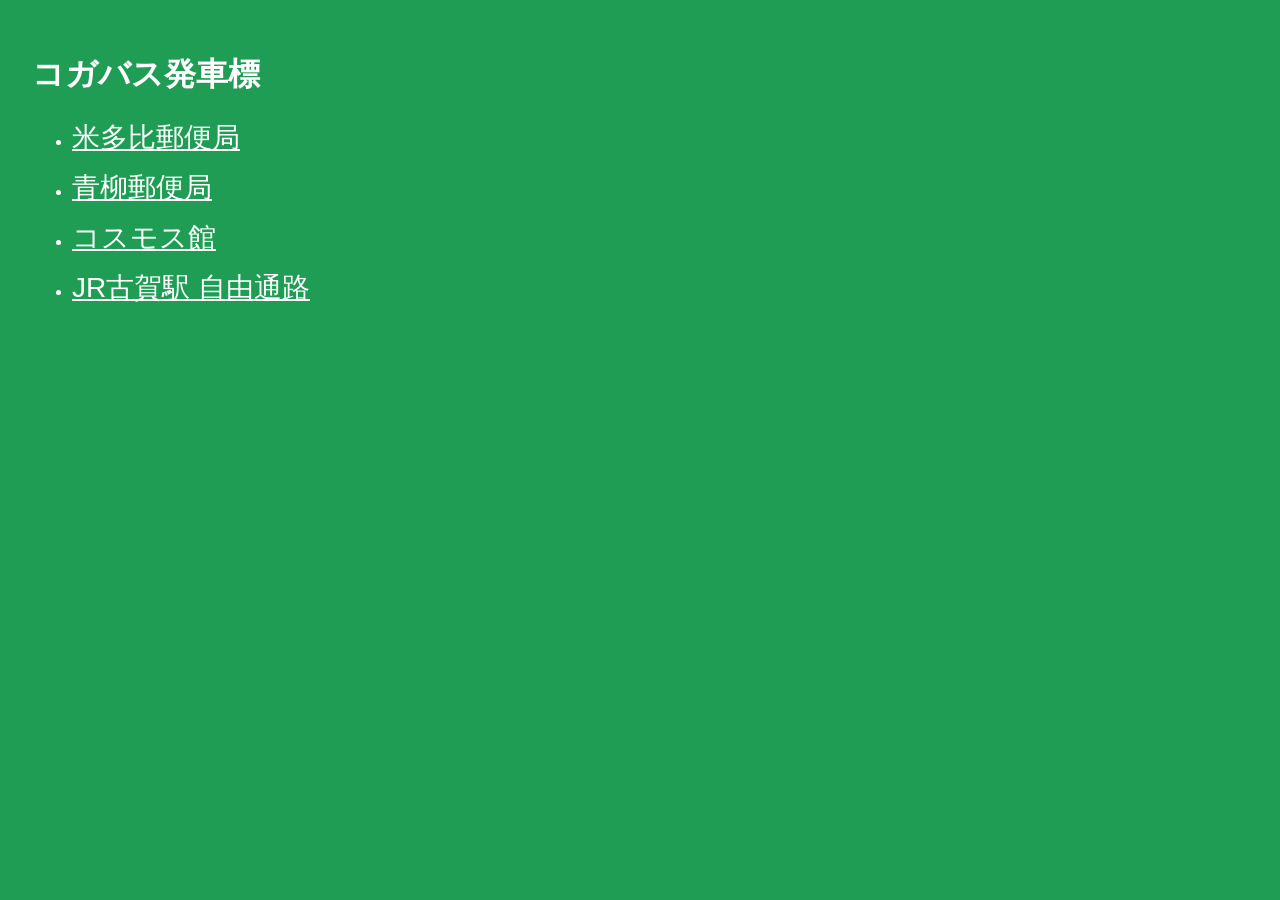
<file: docs/index.html>
<!doctype html>
<html lang="ja" translate="no"><head><meta charset="utf-8"><title>コガバス発車標</title>
<style>body{font-family:Meiryo,sans-serif;background:#1f9d55;color:#fff;padding:24px}
a{color:#fff;font-size:28px} li{margin:12px 0}</style></head>
<body><h1>コガバス発車標</h1><ul><li><a href="yatabi.html">米多比郵便局</a></li><li><a href="aoyagi.html">青柳郵便局</a></li><li><a href="cosmos.html">コスモス館</a></li><li><a href="koga.html">JR古賀駅 自由通路</a></li></ul></body></html>
</file>
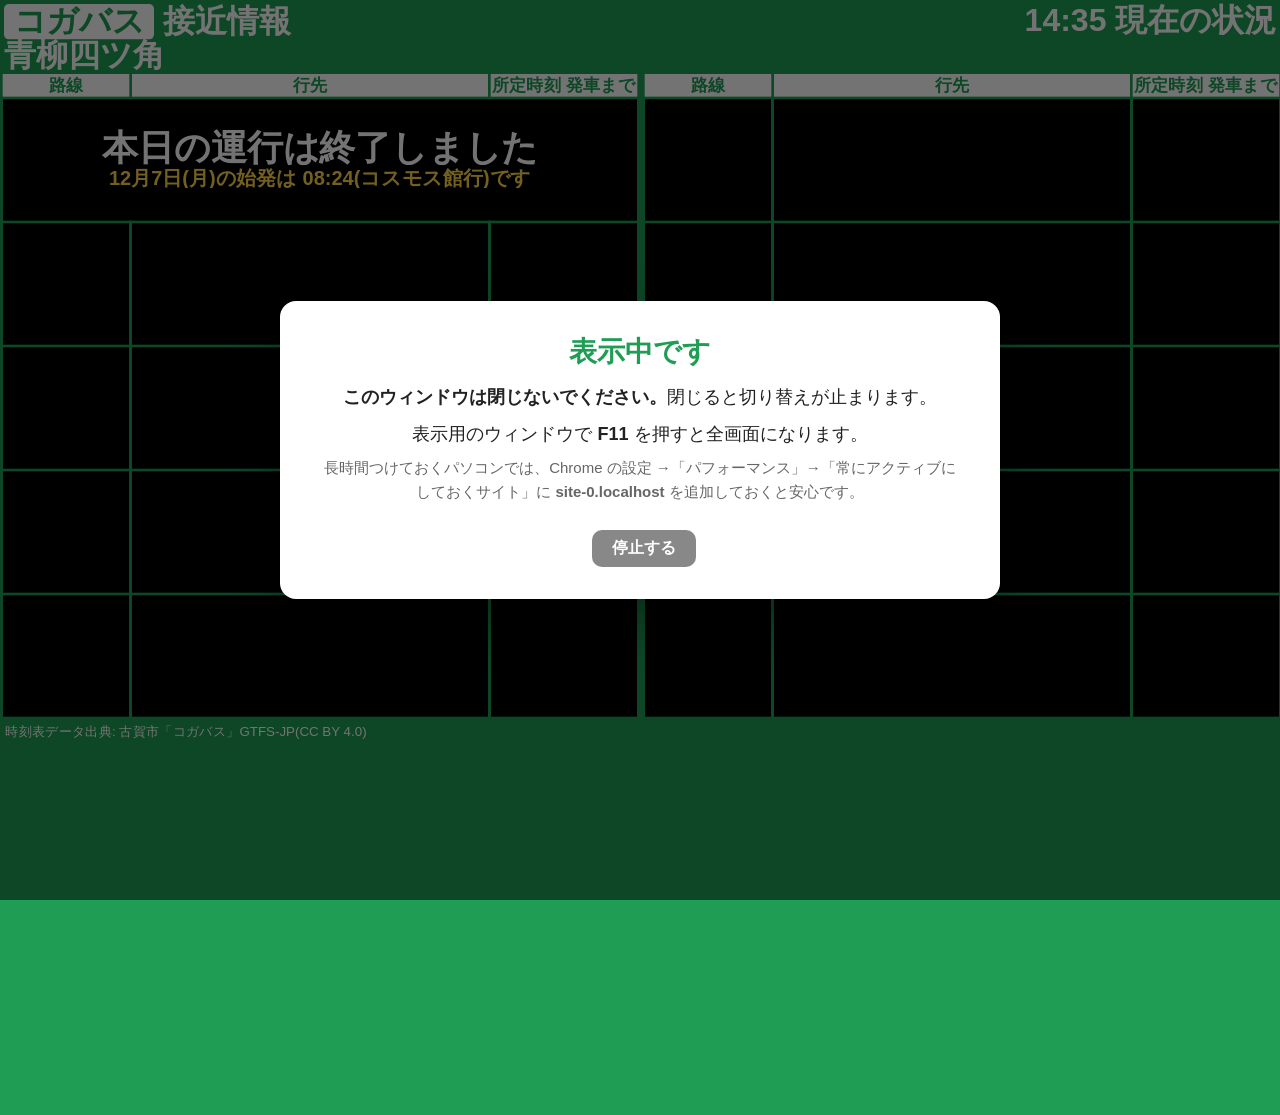
<file: docs/aoyagi.html>
<!doctype html>
<html lang="ja" translate="no">
<head>
<meta charset="utf-8">
<meta name="viewport" content="width=device-width, initial-scale=1">
<meta name="google" content="notranslate">
<title>青柳郵便局 発車案内</title>
<link rel="stylesheet" href="board.css">
</head>
<body class="notranslate">
<div id="board"></div>
<script>window.BOARD = {"kind": "koga", "data": "data/aoyagi.json", "stop": "青柳四ツ角", "area": "青柳", "noticesCsv": "https://docs.google.com/spreadsheets/d/e/2PACX-1vQItsOSTgP1brgABVPuwHZQjiBy3YMOAloMcljw5fCzxisfY6kk-g_VTPPZiaW2iY1N16POiwYuyjcn/pub?gid=0&single=true&output=csv", "template": 18, "nnr": "https://navi.nnr.co.jp/jikoku/device/busnavi?viewmode=0&cd=0328", "sec": 6};</script>
<script src="board.js"></script>
</body>
</html>
</file>
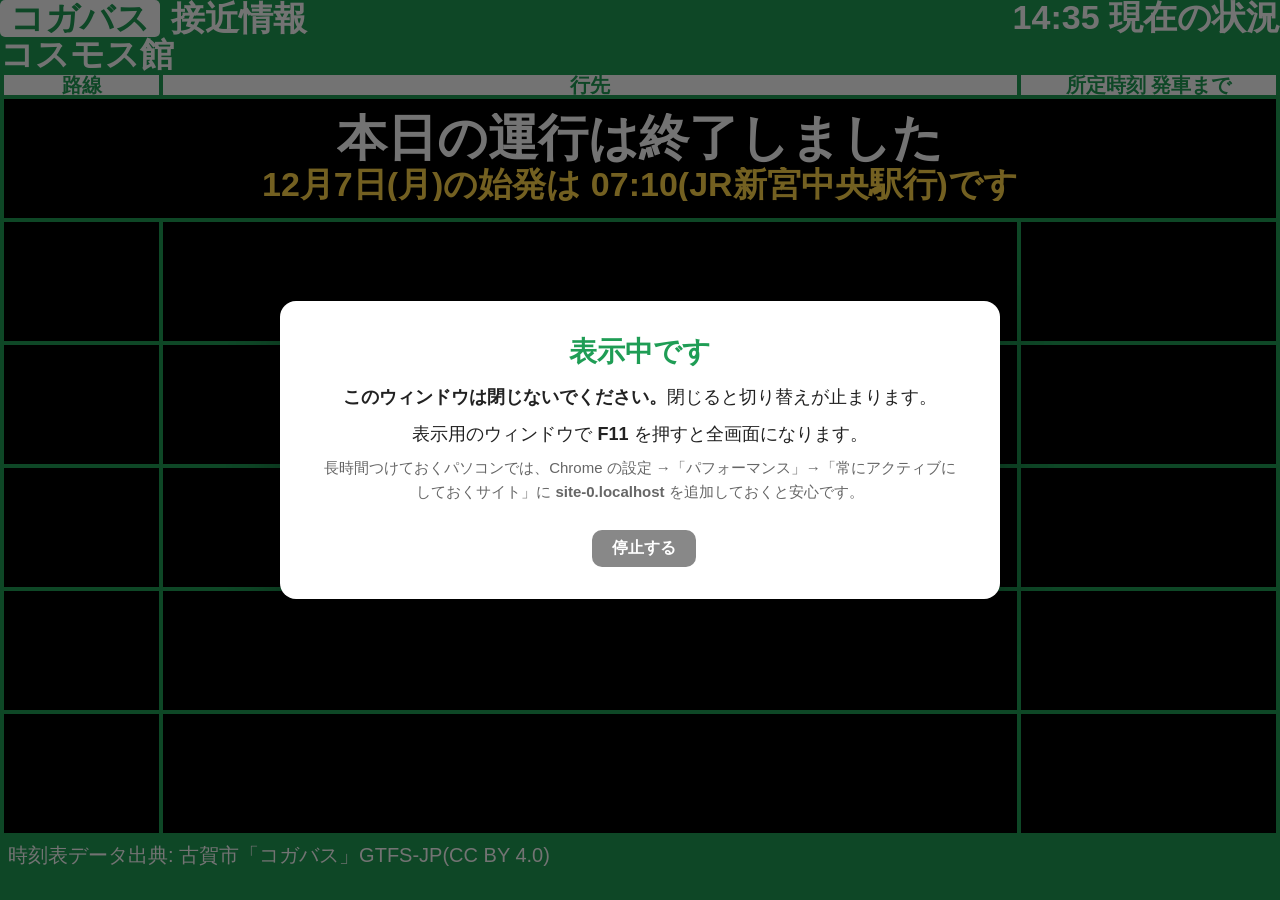
<file: docs/cosmos.html>
<!doctype html>
<html lang="ja" translate="no">
<head>
<meta charset="utf-8">
<meta name="viewport" content="width=device-width, initial-scale=1">
<meta name="google" content="notranslate">
<title>コスモス館 発車案内</title>
<link rel="stylesheet" href="board.css">
</head>
<body class="notranslate">
<div id="board"></div>
<script>window.BOARD = {"kind": "koga", "data": "data/cosmos.json", "stop": "コスモス館", "area": "コスモス館", "noticesCsv": "https://docs.google.com/spreadsheets/d/e/2PACX-1vQItsOSTgP1brgABVPuwHZQjiBy3YMOAloMcljw5fCzxisfY6kk-g_VTPPZiaW2iY1N16POiwYuyjcn/pub?gid=0&single=true&output=csv", "template": 16, "nnr": "https://navi.nnr.co.jp/jikoku/device/busnavi?viewmode=0&cd=0322&pos=1", "sec": 6};</script>
<script src="board.js"></script>
</body>
</html>
</file>
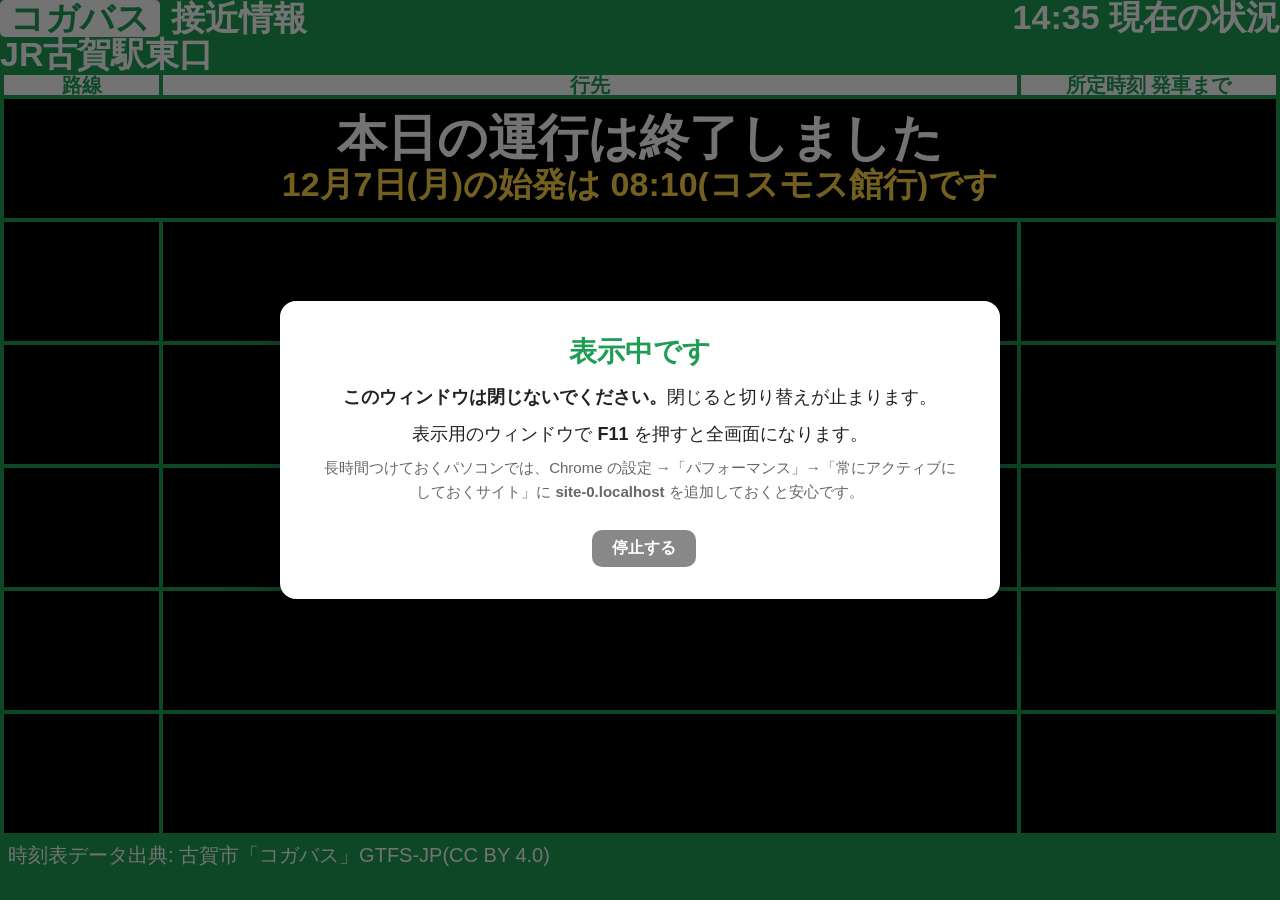
<file: docs/koga.html>
<!doctype html>
<html lang="ja" translate="no">
<head>
<meta charset="utf-8">
<meta name="viewport" content="width=device-width, initial-scale=1">
<meta name="google" content="notranslate">
<title>JR古賀駅 自由通路 発車案内</title>
<link rel="stylesheet" href="board.css">
</head>
<body class="notranslate">
<div id="board"></div>
<script>window.BOARD = {"kind": "koga", "data": "data/koga.json", "stop": "JR古賀駅東口", "area": "古賀駅", "noticesCsv": "https://docs.google.com/spreadsheets/d/e/2PACX-1vQItsOSTgP1brgABVPuwHZQjiBy3YMOAloMcljw5fCzxisfY6kk-g_VTPPZiaW2iY1N16POiwYuyjcn/pub?gid=0&single=true&output=csv", "template": 16, "nnr": "https://navi.nnr.co.jp/jikoku/device/busnavi?viewmode=0&cd=0321&pos=1", "sec": 6};</script>
<script src="board.js"></script>
</body>
</html>
</file>
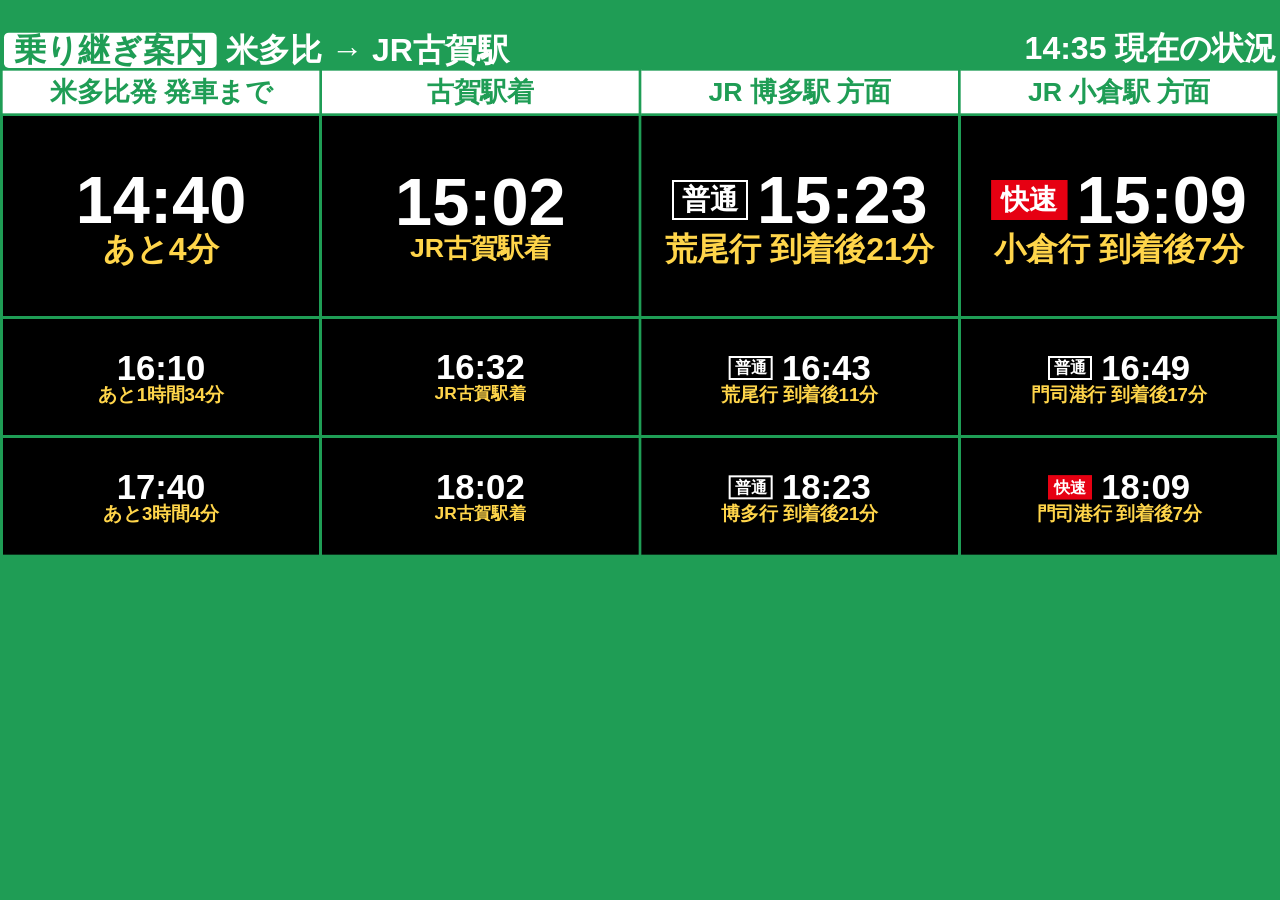
<file: docs/yatabi.html>
<!doctype html>
<html lang="ja" translate="no">
<head>
<meta charset="utf-8">
<meta name="viewport" content="width=device-width, initial-scale=1">
<meta name="google" content="notranslate">
<title>米多比郵便局 乗り継ぎ案内</title>
<link rel="stylesheet" href="board.css">
</head>
<body class="notranslate">
<div id="board"></div>
<script>window.BOARD = {"kind": "yatabi", "data": "data/yatabi.json", "stop": "米多比", "area": "米多比", "noticesCsv": "https://docs.google.com/spreadsheets/d/e/2PACX-1vQItsOSTgP1brgABVPuwHZQjiBy3YMOAloMcljw5fCzxisfY6kk-g_VTPPZiaW2iY1N16POiwYuyjcn/pub?gid=0&single=true&output=csv", "transfer": 3, "directions": ["博多方面", "小倉方面"], "labels": {"博多方面": "博多駅 方面", "小倉方面": "小倉駅 方面"}};</script>
<script src="board.js"></script>
</body>
</html>
</file>
<file: docs/board.css>
/* コガバス発車標(GitHub Pages 版)の見た目。
   西鉄「バスナビジョン」のテンプレート(16: 縦長1列 / 18: 横長2列)と同じ並び・大きさで、
   自分たちの画面だとわかるよう色は緑にしている(色を変えるときは --frame を書き換える)。 */
:root { --frame: #1f9d55; --sub: #ffd54a; }
/* ページの高さ = 画面の高さ(拡大した表が、ページの元の高さで切れないように) */
html, body { margin: 0; padding: 0; height: 100%; overflow: hidden; background: var(--frame); }

.nnr, .nnr table, .nnr th, .nnr td { font-family: Helvetica, Meiryo, "MS PGothic", sans-serif; }
.nnr { background: var(--frame); color: #fff; font-weight: bold; transform-origin: top left; }
.nnr .brand { display: inline-block; background: #fff; color: var(--frame); padding: 0 .3em; margin-right: .3em;
  border-radius: .15em; line-height: 1.1em; }
.nnr table { margin: 0; padding: 0; table-layout: fixed; font-weight: bold; border-collapse: collapse; }
.nnr th, .nnr td { margin: 0; padding: 0; }
.nnr .disp { border: 0; width: 100%; }
.nnr .header_title { background: var(--frame); color: #fff; vertical-align: bottom; text-align: left; }
.nnr .text_title { float: left; text-align: left; }
.nnr .text_time { text-align: right; }
.nnr .va_top { vertical-align: top; }
.nnr .list { border: 0; width: 100%; }
.nnr .list th { background: #fff; color: var(--frame); border: 4px solid var(--frame); vertical-align: middle;
  line-height: 1em; text-align: center; }
.nnr .list td { border: 4px solid var(--frame); vertical-align: middle; overflow: hidden; background: #000;
  text-align: left; color: #fff; }
.nnr .list td.bin, .nnr .list td.txtct { text-align: center; }
.nnr .now.long { white-space: nowrap; }
.nnr .bin { text-align: center; color: #fff; line-height: 1.05em; }
.nnr .yki { color: #fff; line-height: 1em; display: inline-block; overflow: hidden; white-space: nowrap; }
.nnr .kiy { color: var(--sub); line-height: 1em; display: inline-block; overflow: hidden; white-space: nowrap; }
.nnr .jkn { color: #fff; line-height: 1em; }
.nnr .now { color: var(--sub); line-height: 1em; }
.nnr .txtct { text-align: center; }
.nnr .credit { font-size: 20px; line-height: 1.4em; padding: 4px 8px; color: #fff; font-weight: normal; }
.nnr .left { margin-right: 3px; }
.nnr .right { margin-left: 3px; }
.nnr .empty { padding: 40px; font-size: 48px; text-align: center; }

/* テンプレート16(縦長) */
.nnr.t16 .header_title { font-size: 34px; height: 50px; line-height: 1em; }
.nnr.t16 .i_bin { width: 155px; font-size: 20px; }
.nnr.t16 .i_yk { font-size: 20px; }
.nnr.t16 .i_jkn { width: 255px; font-size: 20px; }
.nnr.t16 .bin { font-size: 30px; }
.nnr.t16 .yki { font-size: 50px; height: 1em; }
.nnr.t16 .kiy { font-size: 34px; height: 1em; }
.nnr.t16 .jkn { font-size: 60px; }
.nnr.t16 .now { font-size: 30px; }
.nnr.t16 .now.long { font-size: 26px; }
.nnr.t16 .gyo { height: 119px; }

/* テンプレート18(横長) */
.nnr.t18 .disp { width: 1920px; }
.nnr.t18 .header_title { font-size: 48px; height: 96px; line-height: 1em; padding: 6px 6px 0 6px; }
.nnr.t18 .list th { height: 34px; font-size: 26px; }
.nnr.t18 .i_bin { width: 190px; font-size: 26px; }
.nnr.t18 .i_yk { font-size: 26px; }
.nnr.t18 .i_jkn { width: 220px; font-size: 24px; }
.nnr.t18 .bin { font-size: 36px; }
.nnr.t18 .yki { font-size: 54px; }
.nnr.t18 .kiy { font-size: 30px; }
.nnr.t18 .jkn { font-size: 66px; }
.nnr.t18 .now { font-size: 40px; }
.nnr.t18 .now.long { font-size: 28px; }
.nnr.t18 .gyo { height: 182px; }

/* 米多比(乗り継ぎ案内) */
.nnr.yatabi .list th { height: 64px; font-size: 40px; width: 25%; }   /* 4つの列をすべて同じ幅に */
.nnr .op { display: inline-block; font-size: 30px; line-height: 1em; padding: 4px 8px; margin-right: 14px;
  vertical-align: middle; border: 3px solid #fff; color: #fff; }
.nnr .op.rapid { background: #e60012; border-color: #e60012; color: #fff; }   /* 快速は赤 */
.nnr .op.express { background: #fff; color: var(--frame); }
.nnr .jkn { vertical-align: middle; }
.nnr.yatabi tr.first .gyo { height: 300px; }            /* いちばん早いバスを大きく */
.nnr.yatabi tr.first .jkn { font-size: 100px; }
.nnr.yatabi tr.first .now, .nnr.yatabi tr.first .now.long { font-size: 48px; }
.nnr.yatabi tr.first .kiy { font-size: 40px; }
.nnr.yatabi tr.first .op { font-size: 42px; padding: 6px 12px; }
.nnr.yatabi tr.next .gyo { height: 175px; }
.nnr.yatabi tr.next .jkn { font-size: 52px; }
.nnr.yatabi tr.next .now, .nnr.yatabi tr.next .now.long { font-size: 28px; }
.nnr.yatabi tr.next .kiy { font-size: 26px; }
.nnr.yatabi tr.next .op { font-size: 24px; padding: 3px 6px; }
/* お知らせ(西鉄の画面のお知らせ欄と同じ黄色) */
.nnr .msg { width: 100%; border: 0; margin-top: 6px; }
.nnr .msg th, .nnr .msg td { border: 2px solid #fff; color: #000; font-size: 42px; line-height: 1.2em;
  height: 62px; vertical-align: middle; }
.nnr .msg th { width: 200px; background: #FFFF99; text-align: right; padding-right: 8px; }
.nnr .msg td { background: #FFFF33; padding: 4px 12px; text-align: left; }
.nnr.t16 .msg th, .nnr.t16 .msg td { font-size: 32px; height: 52px; }
.nnr.t16 .msg th { width: 160px; }

/* その日のバスが終わったときの案内 */
.nnr tr.endmsg .kiy { height: auto; white-space: normal; }

/* 西鉄バスナビとの切り替え(案内パネル) */
#sw-panel { position: fixed; inset: 0; z-index: 99999; display: flex; align-items: center;
  justify-content: center; background: rgba(0,0,0,.55);
  font-family: Helvetica, Meiryo, "MS PGothic", sans-serif; }
#sw-panel .box { background: #fff; color: #222; border-radius: 16px; padding: 32px 40px;
  max-width: 640px; text-align: center; box-shadow: 0 20px 60px rgba(0,0,0,.4); }
#sw-panel h2 { margin: 0 0 12px; font-size: 28px; color: var(--frame); }
#sw-panel p { margin: 8px 0; font-size: 18px; line-height: 1.6; }
#sw-panel button { margin-top: 18px; font-size: 24px; font-weight: bold; padding: 14px 36px;
  border: 0; border-radius: 10px; background: var(--frame); color: #fff; cursor: pointer; }
#sw-panel button.sub { background: #888; font-size: 16px; padding: 8px 20px; margin-left: 8px; }
#sw-panel.hidden { display: none; }
</file>
